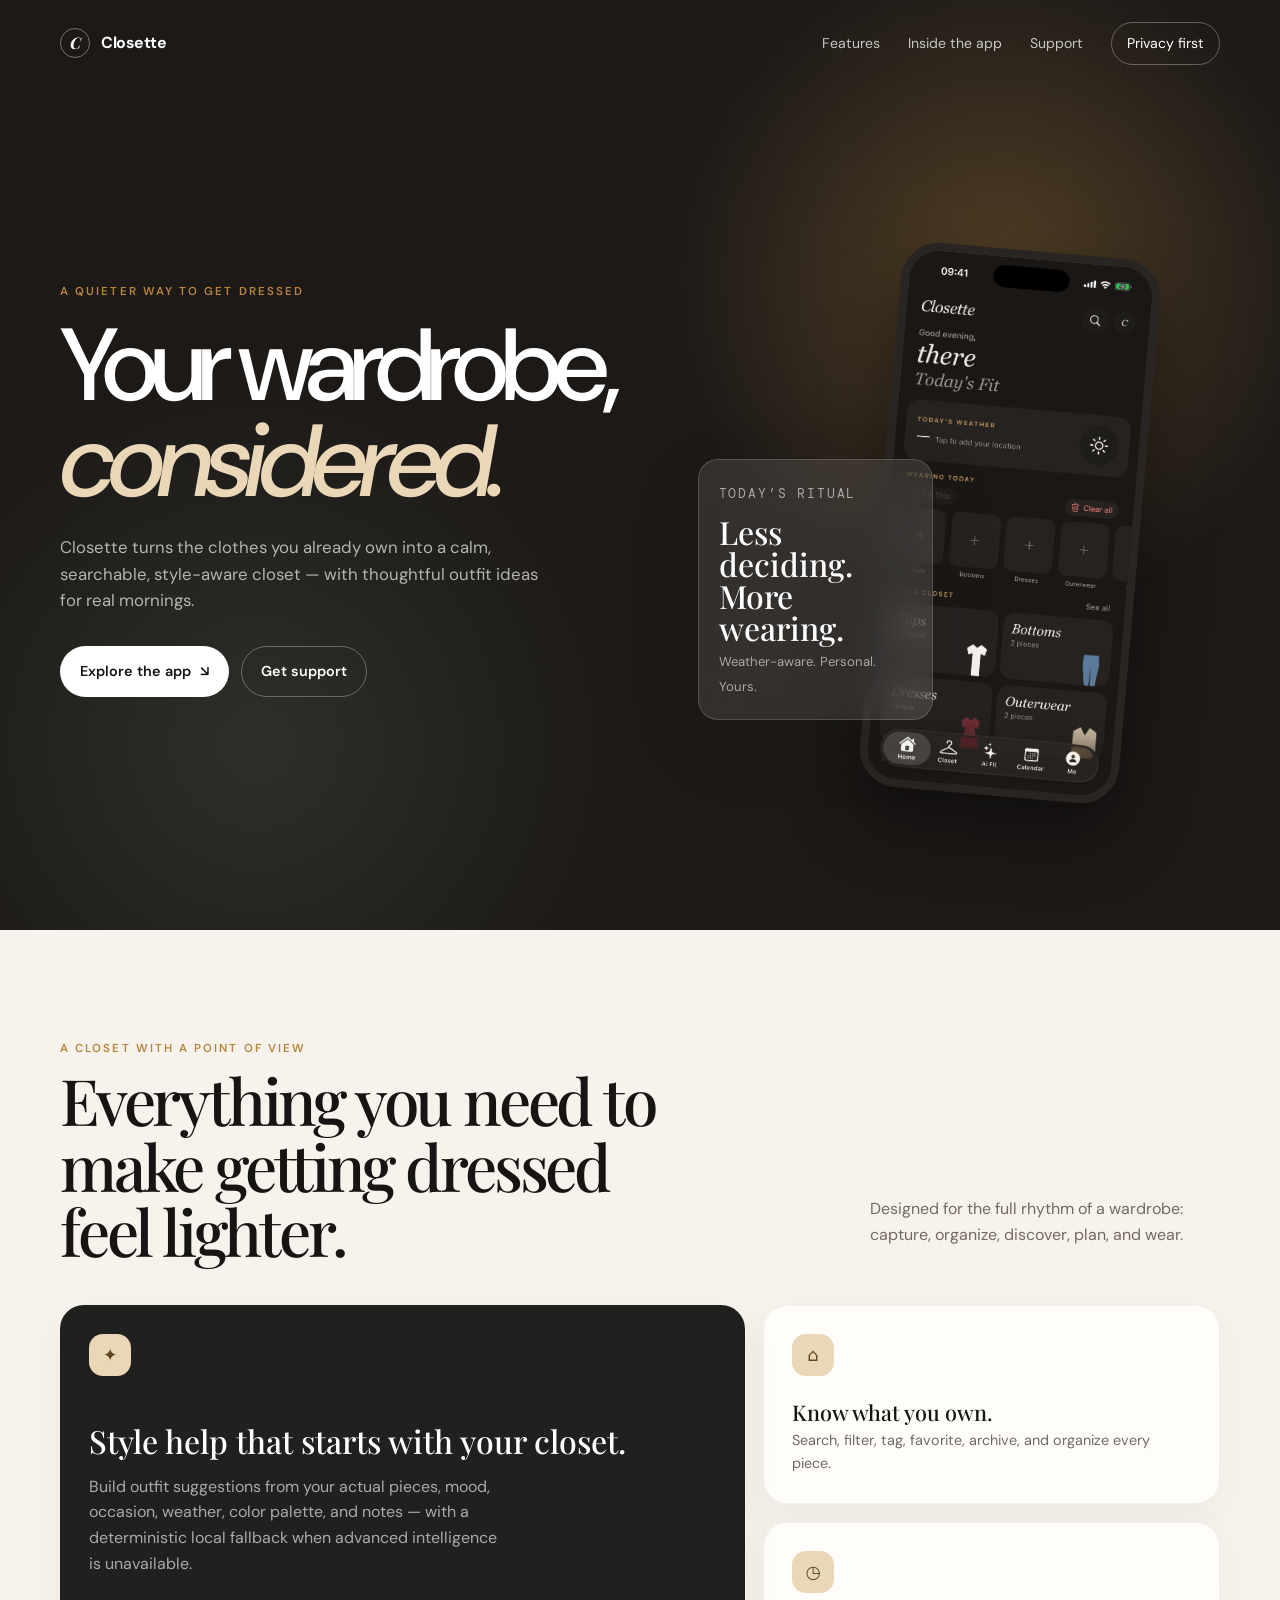
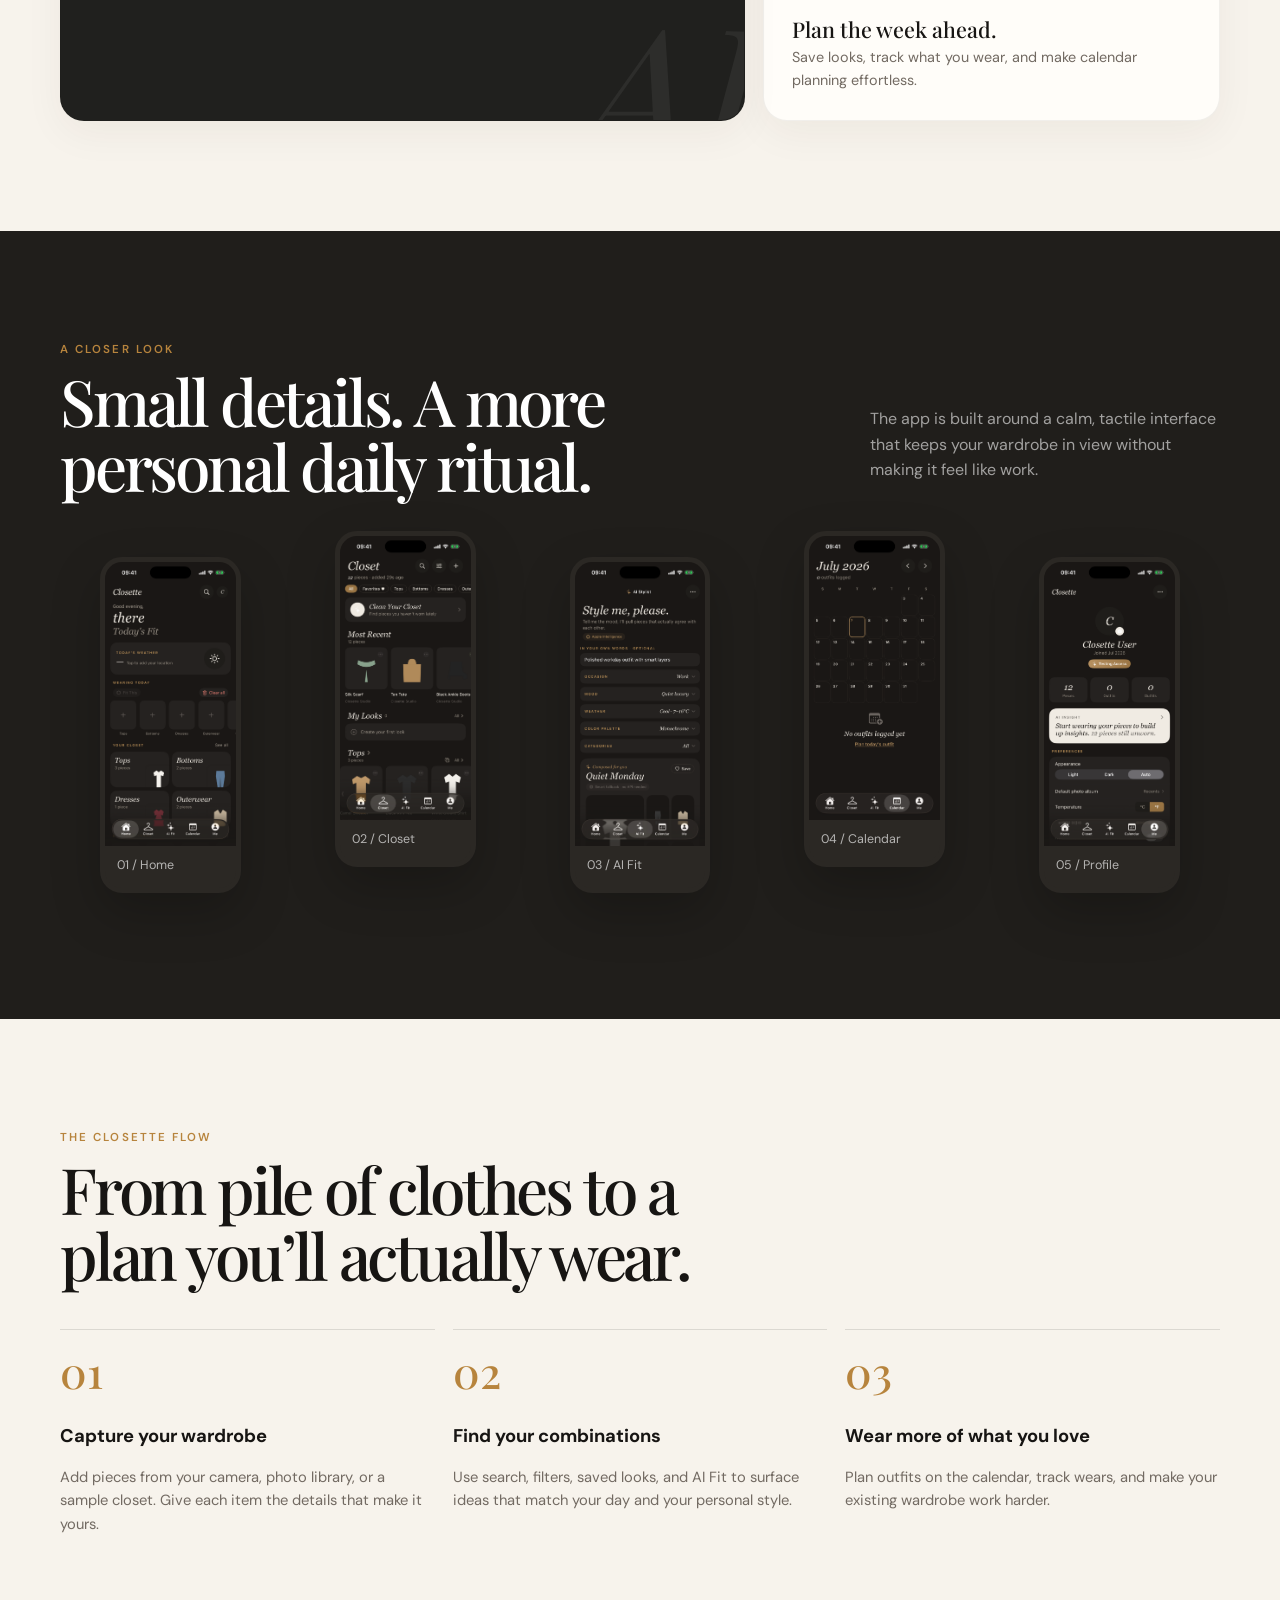
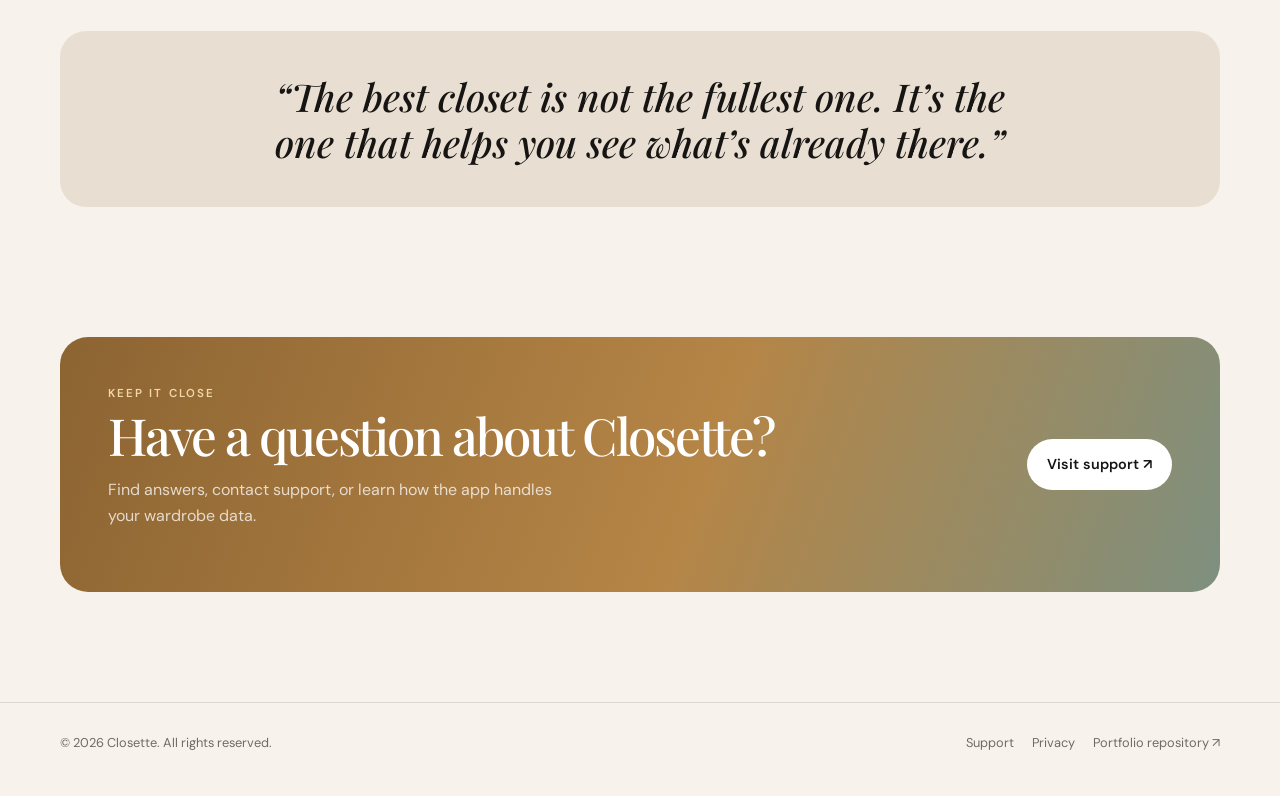
<file: index.html>
<!doctype html>
<html lang="en">
<head>
  <meta charset="utf-8">
  <meta name="viewport" content="width=device-width, initial-scale=1">
  <meta name="description" content="Closette is a thoughtful iOS wardrobe companion for cataloguing clothes, planning outfits, and getting weather-aware style suggestions.">
  <title>Closette — Your wardrobe, considered.</title>
  <link rel="stylesheet" href="styles.css">
</head>
<body>
  <header>
    <div class="shell nav">
      <a class="brand" href="./"><span class="brand-mark">C</span><span>Closette</span></a>
      <nav class="nav-links" aria-label="Primary navigation">
        <a href="#features">Features</a>
        <a href="#inside">Inside the app</a>
        <a href="support.html">Support</a>
        <a class="nav-pill" href="privacy.html">Privacy first</a>
      </nav>
    </div>
  </header>

  <main>
    <section class="hero">
      <div class="hero-inner">
        <div>
          <div class="eyebrow">A quieter way to get dressed</div>
          <h1>Your wardrobe,<br><em>considered.</em></h1>
          <p class="hero-copy">Closette turns the clothes you already own into a calm, searchable, style-aware closet — with thoughtful outfit ideas for real mornings.</p>
          <div class="hero-actions">
            <a class="button button-light" href="#features">Explore the app <span>↘</span></a>
            <a class="button button-ghost" href="support.html">Get support</a>
          </div>
        </div>
        <div class="hero-visual" aria-label="Closette app preview">
          <img class="hero-phone" src="screenshots/01-home.png" alt="Closette home screen showing Today's Fit and Your Closet">
          <div class="hero-card">
            <span class="mono">Today’s ritual</span>
            <strong>Less deciding.<br>More wearing.</strong>
            <span>Weather-aware. Personal. Yours.</span>
          </div>
        </div>
      </div>
    </section>

    <section id="features">
      <div class="shell">
        <div class="section-head">
          <div><div class="eyebrow">A closet with a point of view</div><h2>Everything you need to make getting dressed feel lighter.</h2></div>
          <p>Designed for the full rhythm of a wardrobe: capture, organize, discover, plan, and wear.</p>
        </div>
        <div class="intro-grid">
          <article class="feature-card large">
            <div class="icon">✦</div>
            <h3>Style help that starts with your closet.</h3>
            <p>Build outfit suggestions from your actual pieces, mood, occasion, weather, color palette, and notes — with a deterministic local fallback when advanced intelligence is unavailable.</p>
          </article>
          <div class="feature-stack">
            <article class="feature-card">
              <div class="icon">⌂</div>
              <h3>Know what you own.</h3>
              <p>Search, filter, tag, favorite, archive, and organize every piece.</p>
            </article>
            <article class="feature-card">
              <div class="icon">◷</div>
              <h3>Plan the week ahead.</h3>
              <p>Save looks, track what you wear, and make calendar planning effortless.</p>
            </article>
          </div>
        </div>
      </div>
    </section>

    <section class="dark-section" id="inside">
      <div class="shell">
        <div class="section-head">
          <div><div class="eyebrow">A closer look</div><h2>Small details. A more personal daily ritual.</h2></div>
          <p>The app is built around a calm, tactile interface that keeps your wardrobe in view without making it feel like work.</p>
        </div>
        <div class="screens">
          <figure class="screen"><img src="screenshots/01-home.png" alt="Closette home screen"><figcaption class="screen-label">01 / Home</figcaption></figure>
          <figure class="screen"><img src="screenshots/02-closet.png" alt="Closette closet screen"><figcaption class="screen-label">02 / Closet</figcaption></figure>
          <figure class="screen"><img src="screenshots/03-ai-fit.png" alt="Closette AI Fit screen"><figcaption class="screen-label">03 / AI Fit</figcaption></figure>
          <figure class="screen"><img src="screenshots/04-calendar.png" alt="Closette calendar screen"><figcaption class="screen-label">04 / Calendar</figcaption></figure>
          <figure class="screen"><img src="screenshots/05-profile.png" alt="Closette profile screen"><figcaption class="screen-label">05 / Profile</figcaption></figure>
        </div>
      </div>
    </section>

    <section>
      <div class="shell">
        <div class="section-head">
          <div><div class="eyebrow">The Closette flow</div><h2>From pile of clothes to a plan you’ll actually wear.</h2></div>
        </div>
        <div class="steps">
          <article class="step"><span class="step-number">01</span><h3>Capture your wardrobe</h3><p>Add pieces from your camera, photo library, or a sample closet. Give each item the details that make it yours.</p></article>
          <article class="step"><span class="step-number">02</span><h3>Find your combinations</h3><p>Use search, filters, saved looks, and AI Fit to surface ideas that match your day and your personal style.</p></article>
          <article class="step"><span class="step-number">03</span><h3>Wear more of what you love</h3><p>Plan outfits on the calendar, track wears, and make your existing wardrobe work harder.</p></article>
        </div>
        <div class="quote"><p>“The best closet is not the fullest one. It’s the one that helps you see what’s already there.”</p></div>
      </div>
    </section>

    <section class="cta">
      <div class="shell">
        <div class="cta-box">
          <div><div class="eyebrow" style="color:#f1d6a8">Keep it close</div><h2>Have a question about Closette?</h2><p>Find answers, contact support, or learn how the app handles your wardrobe data.</p></div>
          <a class="button button-light" href="support.html">Visit support ↗</a>
        </div>
      </div>
    </section>
  </main>

  <footer><div class="shell footer-inner"><span>© 2026 Closette. All rights reserved.</span><nav class="footer-links"><a href="support.html">Support</a><a href="privacy.html">Privacy</a><a href="https://github.com/Kadin-Hunter/Closette-Portfolio">Portfolio repository ↗</a></nav></div></footer>
</body>
</html>
</file>
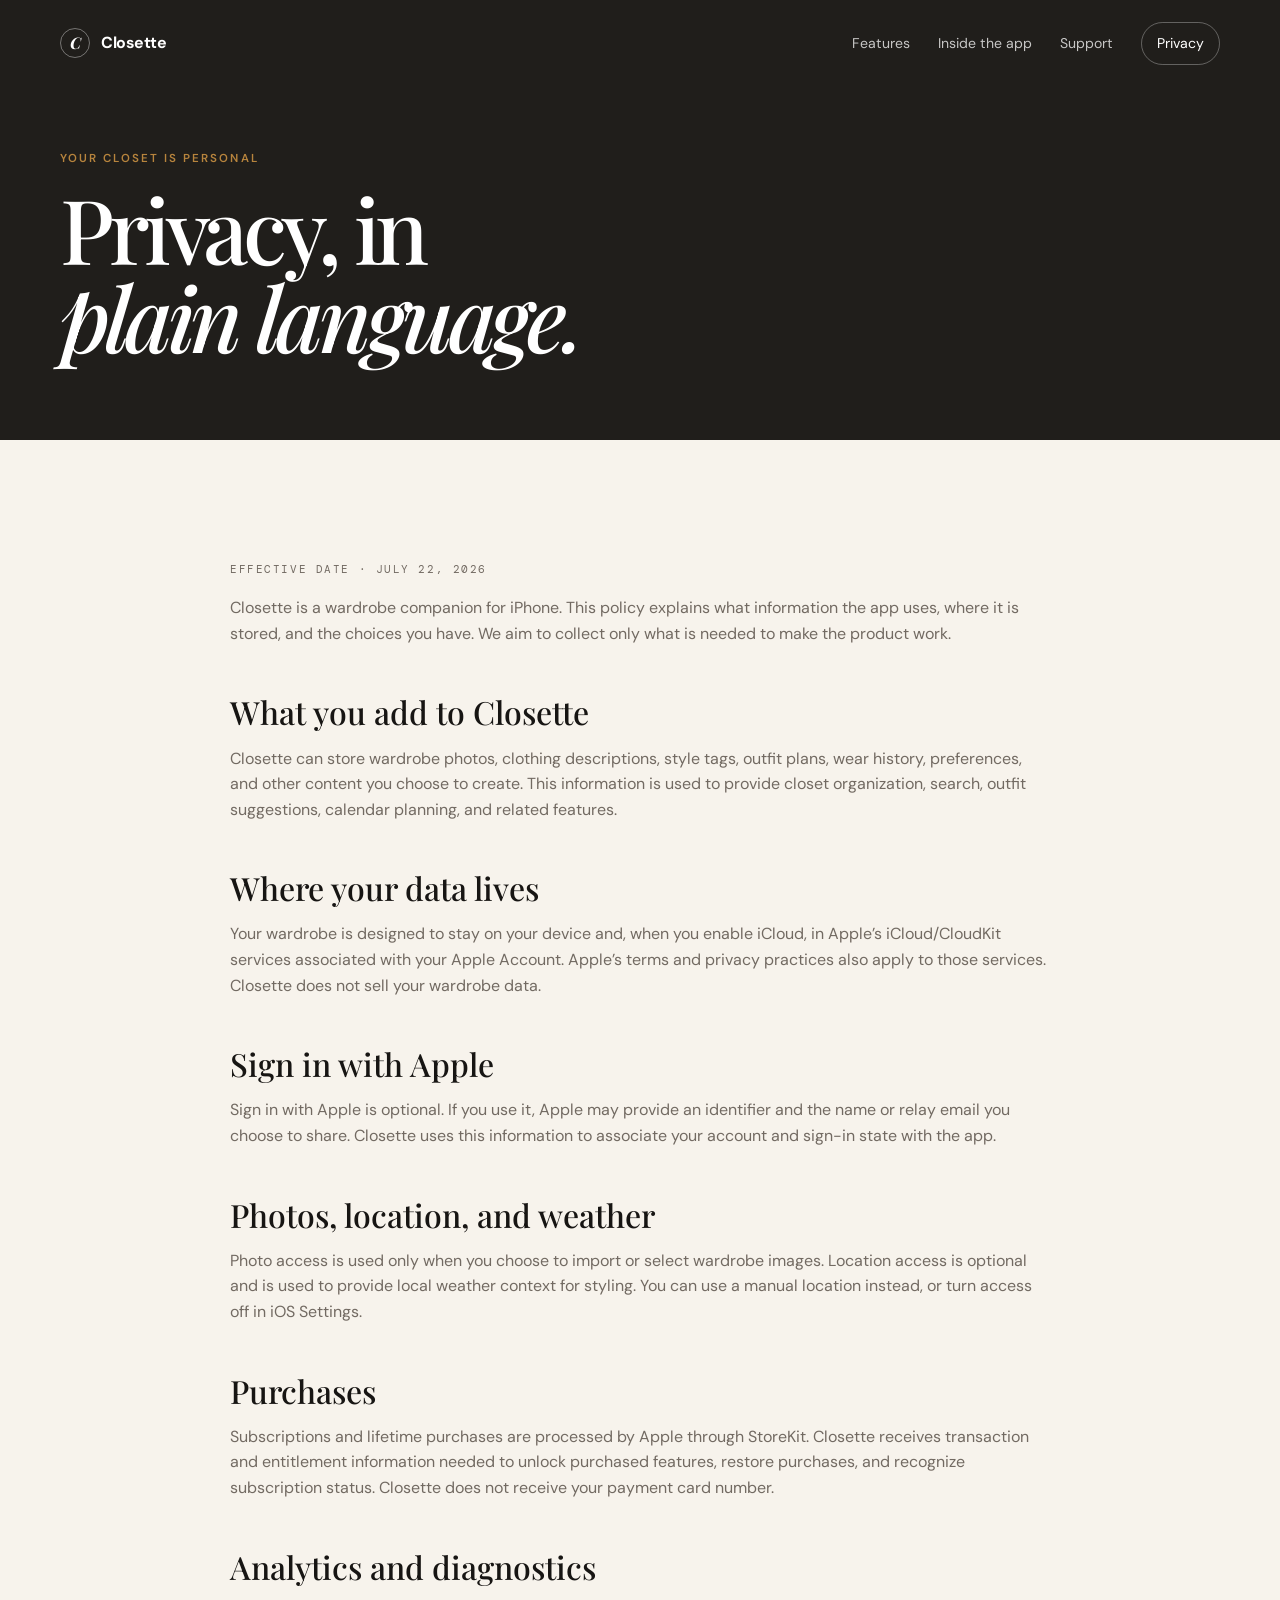
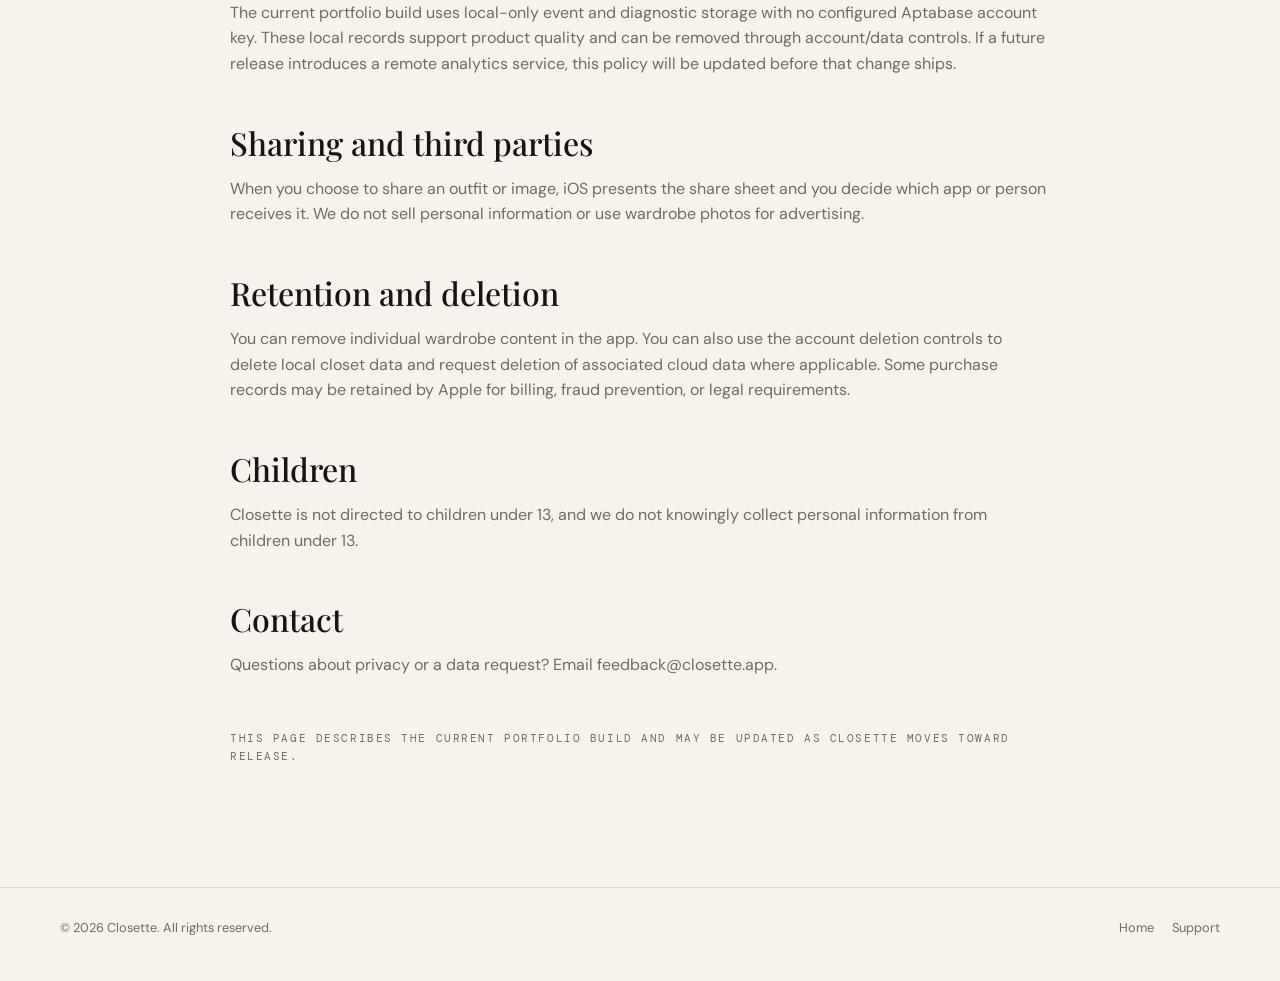
<file: privacy.html>
<!doctype html>
<html lang="en">
<head>
  <meta charset="utf-8"><meta name="viewport" content="width=device-width, initial-scale=1">
  <meta name="description" content="Closette privacy policy. Learn how wardrobe data, iCloud, purchases, and analytics are handled.">
  <title>Privacy Policy — Closette</title><link rel="stylesheet" href="styles.css">
</head>
<body>
  <header><div class="shell nav"><a class="brand" href="./"><span class="brand-mark">C</span><span>Closette</span></a><nav class="nav-links"><a href="index.html#features">Features</a><a href="index.html#inside">Inside the app</a><a href="support.html">Support</a><a class="nav-pill" href="privacy.html">Privacy</a></nav></div></header>
  <main>
    <section class="page-hero"><div class="shell"><div class="eyebrow">Your closet is personal</div><h1>Privacy, in<br><em>plain language.</em></h1></div></section>
    <section><div class="shell content">
      <p class="mono">Effective date · July 22, 2026</p>
      <p>Closette is a wardrobe companion for iPhone. This policy explains what information the app uses, where it is stored, and the choices you have. We aim to collect only what is needed to make the product work.</p>
      <h2>What you add to Closette</h2>
      <p>Closette can store wardrobe photos, clothing descriptions, style tags, outfit plans, wear history, preferences, and other content you choose to create. This information is used to provide closet organization, search, outfit suggestions, calendar planning, and related features.</p>
      <h2>Where your data lives</h2>
      <p>Your wardrobe is designed to stay on your device and, when you enable iCloud, in Apple’s iCloud/CloudKit services associated with your Apple Account. Apple’s terms and privacy practices also apply to those services. Closette does not sell your wardrobe data.</p>
      <h2>Sign in with Apple</h2>
      <p>Sign in with Apple is optional. If you use it, Apple may provide an identifier and the name or relay email you choose to share. Closette uses this information to associate your account and sign-in state with the app.</p>
      <h2>Photos, location, and weather</h2>
      <p>Photo access is used only when you choose to import or select wardrobe images. Location access is optional and is used to provide local weather context for styling. You can use a manual location instead, or turn access off in iOS Settings.</p>
      <h2>Purchases</h2>
      <p>Subscriptions and lifetime purchases are processed by Apple through StoreKit. Closette receives transaction and entitlement information needed to unlock purchased features, restore purchases, and recognize subscription status. Closette does not receive your payment card number.</p>
      <h2>Analytics and diagnostics</h2>
      <p>The current portfolio build uses local-only event and diagnostic storage with no configured Aptabase account key. These local records support product quality and can be removed through account/data controls. If a future release introduces a remote analytics service, this policy will be updated before that change ships.</p>
      <h2>Sharing and third parties</h2>
      <p>When you choose to share an outfit or image, iOS presents the share sheet and you decide which app or person receives it. We do not sell personal information or use wardrobe photos for advertising.</p>
      <h2>Retention and deletion</h2>
      <p>You can remove individual wardrobe content in the app. You can also use the account deletion controls to delete local closet data and request deletion of associated cloud data where applicable. Some purchase records may be retained by Apple for billing, fraud prevention, or legal requirements.</p>
      <h2>Children</h2>
      <p>Closette is not directed to children under 13, and we do not knowingly collect personal information from children under 13.</p>
      <h2>Contact</h2>
      <p>Questions about privacy or a data request? Email <a href="mailto:feedback@closette.app">feedback@closette.app</a>.</p>
      <p class="mono" style="margin-top:52px;color:var(--muted)">This page describes the current portfolio build and may be updated as Closette moves toward release.</p>
    </div></section>
  </main>
  <footer><div class="shell footer-inner"><span>© 2026 Closette. All rights reserved.</span><nav class="footer-links"><a href="index.html">Home</a><a href="support.html">Support</a></nav></div></footer>
</body>
</html>
</file>
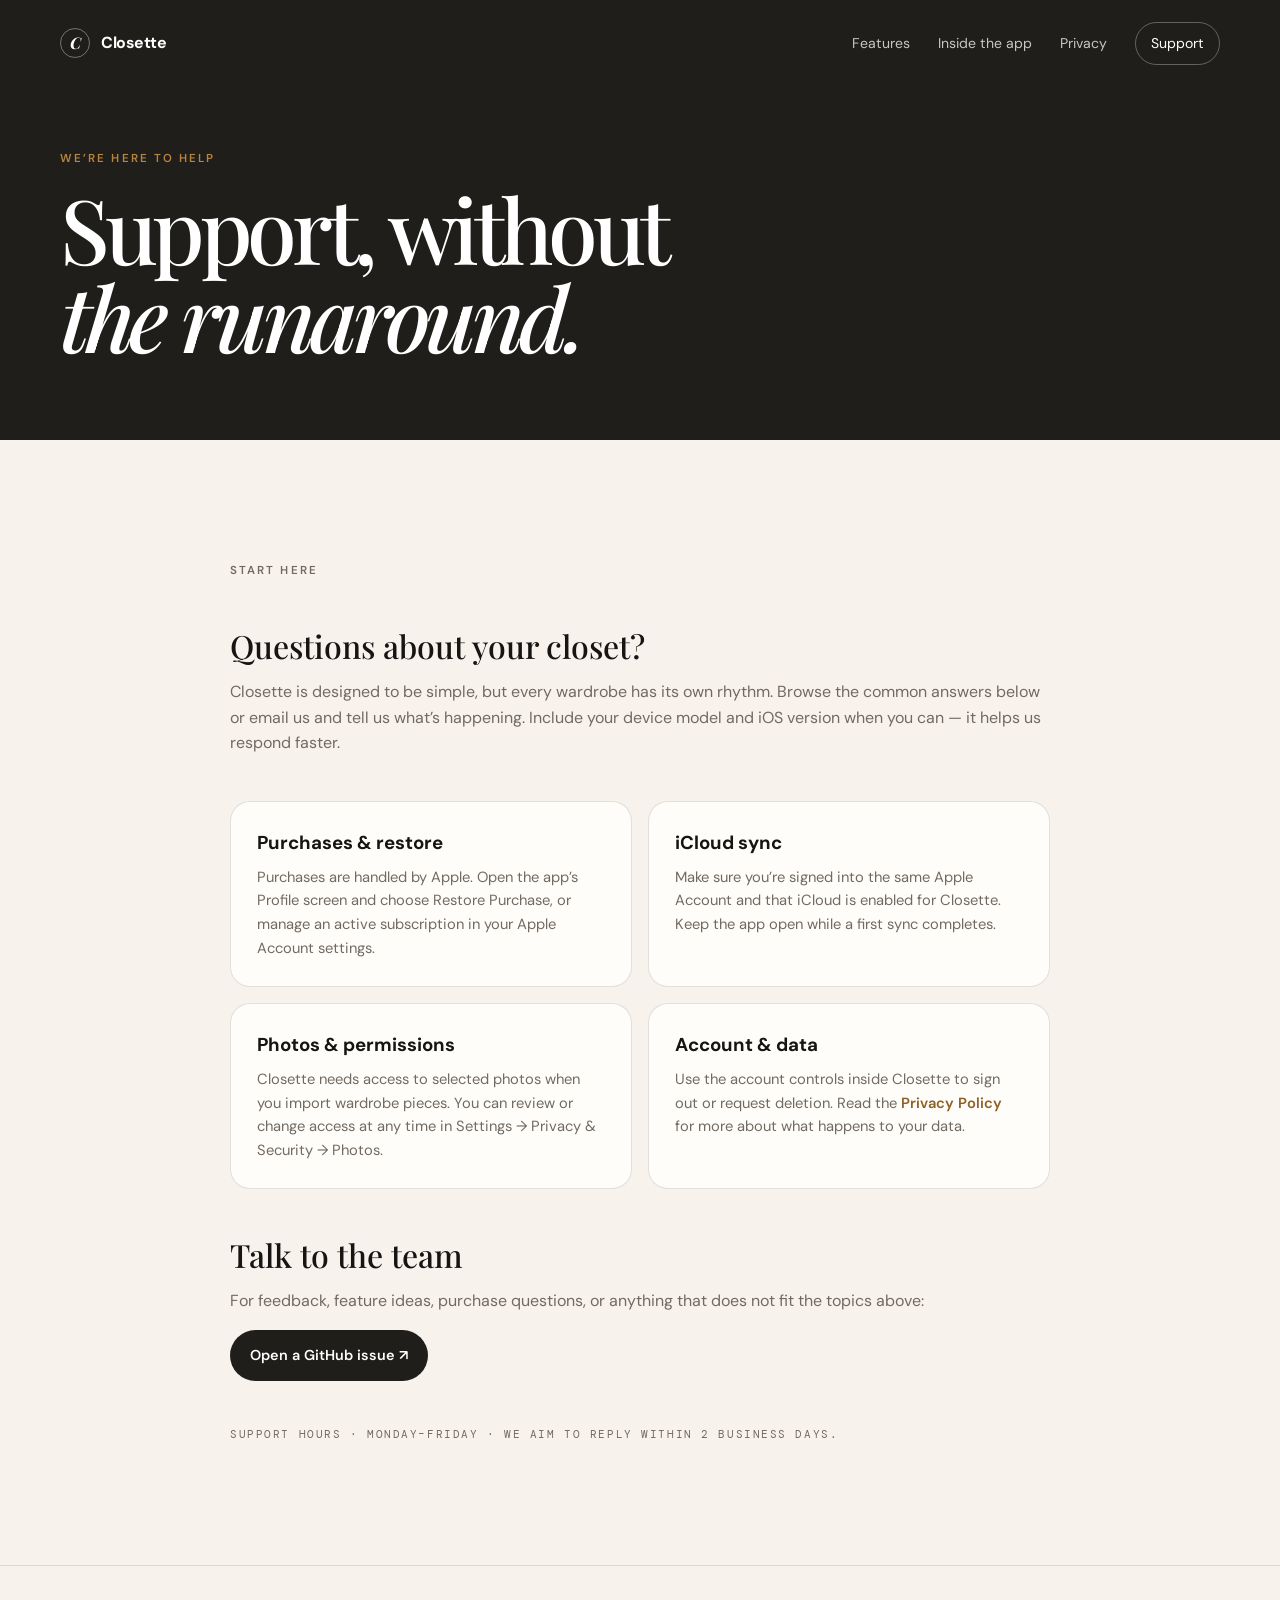
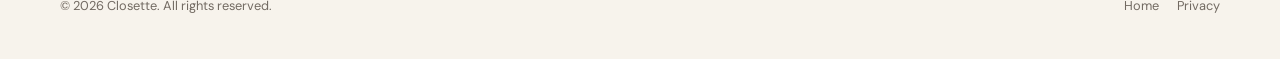
<file: support.html>
<!doctype html>
<html lang="en">
<head>
  <meta charset="utf-8"><meta name="viewport" content="width=device-width, initial-scale=1">
  <meta name="description" content="Closette support: help with your wardrobe, purchases, restore, iCloud, and account data.">
  <title>Support — Closette</title><link rel="stylesheet" href="styles.css">
</head>
<body>
  <header><div class="shell nav"><a class="brand" href="./"><span class="brand-mark">C</span><span>Closette</span></a><nav class="nav-links"><a href="index.html#features">Features</a><a href="index.html#inside">Inside the app</a><a href="privacy.html">Privacy</a><a class="nav-pill" href="support.html">Support</a></nav></div></header>
  <main>
    <section class="page-hero"><div class="shell"><div class="eyebrow">We’re here to help</div><h1>Support, without<br><em>the runaround.</em></h1></div></section>
    <section><div class="shell content">
      <p class="eyebrow">Start here</p><h2>Questions about your closet?</h2><p>Closette is designed to be simple, but every wardrobe has its own rhythm. Browse the common answers below or email us and tell us what’s happening. Include your device model and iOS version when you can — it helps us respond faster.</p>
      <div class="support-grid">
        <article class="support-card"><h3>Purchases & restore</h3><p>Purchases are handled by Apple. Open the app’s Profile screen and choose Restore Purchase, or manage an active subscription in your Apple Account settings.</p></article>
        <article class="support-card"><h3>iCloud sync</h3><p>Make sure you’re signed into the same Apple Account and that iCloud is enabled for Closette. Keep the app open while a first sync completes.</p></article>
        <article class="support-card"><h3>Photos & permissions</h3><p>Closette needs access to selected photos when you import wardrobe pieces. You can review or change access at any time in Settings → Privacy & Security → Photos.</p></article>
        <article class="support-card"><h3>Account & data</h3><p>Use the account controls inside Closette to sign out or request deletion. Read the <a href="privacy.html">Privacy Policy</a> for more about what happens to your data.</p></article>
      </div>
      <h2>Talk to the team</h2><p>For feedback, feature ideas, purchase questions, or anything that does not fit the topics above:</p><p><a class="button button-light" style="background:#201e1b;color:#fff" href="https://github.com/Kadin-Hunter/Closette-Portfolio/issues/new?title=Closette%20Support%20Request" target="_blank" rel="noreferrer">Open a GitHub issue ↗</a></p>
      <p class="mono" style="margin-top:45px;color:var(--muted)">Support hours · Monday–Friday · We aim to reply within 2 business days.</p>
    </div></section>
  </main>
  <footer><div class="shell footer-inner"><span>© 2026 Closette. All rights reserved.</span><nav class="footer-links"><a href="index.html">Home</a><a href="privacy.html">Privacy</a></nav></div></footer>
</body>
</html>
</file>
<file: styles.css>
@import url('https://fonts.googleapis.com/css2?family=DM+Mono:wght@400;500&family=DM+Sans:wght@400;500;600;700&family=Playfair+Display:ital,wght@0,500;0,600;1,500;1,600&display=swap');

:root {
  --ink: #171513;
  --muted: #726a62;
  --cream: #f7f3ec;
  --paper: #fffdf9;
  --line: rgba(23, 21, 19, .12);
  --gold: #b7843d;
  --gold-soft: #ead7b8;
  --sage: #7e907f;
  --rose: #c57e6e;
  --shadow: 0 24px 70px rgba(37, 28, 20, .12);
}

* { box-sizing: border-box; }
html { scroll-behavior: smooth; }
body {
  margin: 0;
  color: var(--ink);
  background: var(--cream);
  font-family: 'DM Sans', system-ui, sans-serif;
  line-height: 1.6;
}
a { color: inherit; text-decoration: none; }
.shell { width: min(1160px, calc(100% - 40px)); margin: 0 auto; }
.mono {
  font-family: 'DM Mono', monospace;
  font-size: .7rem;
  letter-spacing: .14em;
  text-transform: uppercase;
}
.serif { font-family: 'Playfair Display', Georgia, serif; }
.eyebrow { color: var(--gold); font-weight: 600; letter-spacing: .18em; text-transform: uppercase; font-size: .72rem; }

header {
  position: absolute;
  z-index: 10;
  width: 100%;
  padding: 22px 0;
}
.nav { display: flex; align-items: center; justify-content: space-between; }
.brand { display: flex; align-items: center; gap: 11px; color: #fff; font-weight: 700; letter-spacing: -.03em; }
.brand-mark {
  width: 30px; height: 30px; display: grid; place-items: center;
  border: 1px solid rgba(255,255,255,.38); border-radius: 50%;
  font-family: 'Playfair Display', serif; font-style: italic; color: #fff;
}
.nav-links { display: flex; align-items: center; gap: 28px; color: rgba(255,255,255,.75); font-size: .88rem; white-space: nowrap; }
.nav-links a:hover { color: #fff; }
.nav-pill { padding: 9px 15px; border: 1px solid rgba(255,255,255,.3); border-radius: 999px; color: #fff; }

.hero {
  min-height: 760px;
  display: grid;
  place-items: center;
  color: #fff;
  overflow: hidden;
  background:
    radial-gradient(circle at 78% 30%, rgba(183,132,61,.35), transparent 28%),
    radial-gradient(circle at 20% 80%, rgba(126,144,127,.18), transparent 30%),
    #1c1917;
}
.hero::before {
  content: ''; position: absolute; inset: 0; opacity: .34;
  background-image: linear-gradient(rgba(255,255,255,.04) 1px, transparent 1px), linear-gradient(90deg, rgba(255,255,255,.04) 1px, transparent 1px);
  background-size: 56px 56px; mask-image: linear-gradient(to bottom, #000, transparent 80%);
}
.hero-inner { position: relative; width: min(1160px, calc(100% - 40px)); display: grid; grid-template-columns: 1.05fr .95fr; gap: 60px; align-items: center; padding: 130px 0 80px; }
.hero h1 { margin: 16px 0 24px; max-width: 650px; font-size: clamp(3.7rem, 8vw, 7.1rem); line-height: .94; letter-spacing: -.07em; font-weight: 500; }
.hero h1 em { color: var(--gold-soft); }
.hero-copy { max-width: 490px; color: rgba(255,255,255,.66); font-size: 1.05rem; }
.hero-actions { display: flex; gap: 12px; margin-top: 32px; }
.button { display: inline-flex; align-items: center; justify-content: center; gap: 9px; padding: 13px 19px; border-radius: 999px; border: 1px solid transparent; font-weight: 600; font-size: .9rem; transition: transform .2s, background .2s; }
.button:hover { transform: translateY(-2px); }
.button-light { background: #fff; color: var(--ink); }
.button-ghost { color: #fff; border-color: rgba(255,255,255,.3); }
.hero-visual { position: relative; min-height: 500px; }
.hero-phone { position: absolute; width: 260px; right: 80px; top: 10px; border: 8px solid #292522; border-radius: 38px; box-shadow: 0 30px 70px rgba(0,0,0,.42); transform: rotate(5deg); }
.hero-card { position: absolute; left: 0; bottom: 20px; width: 235px; padding: 20px; border: 1px solid rgba(255,255,255,.16); border-radius: 20px; background: rgba(255,255,255,.1); backdrop-filter: blur(18px); box-shadow: var(--shadow); }
.hero-card strong { display: block; font: 500 2rem/1 'Playfair Display', serif; margin: 10px 0 4px; }
.hero-card span { color: rgba(255,255,255,.58); font-size: .82rem; }

section { padding: 110px 0; }
.section-head { display: flex; justify-content: space-between; align-items: end; gap: 30px; margin-bottom: 42px; }
.section-head h2 { margin: 9px 0 0; max-width: 650px; font: 500 clamp(2.3rem, 5vw, 4.5rem)/1.02 'Playfair Display', serif; letter-spacing: -.05em; }
.section-head p { max-width: 350px; color: var(--muted); }
.intro-grid { display: grid; grid-template-columns: 1.2fr .8fr; gap: 18px; }
.feature-card { min-height: 260px; padding: 28px; border-radius: 24px; background: var(--paper); box-shadow: 0 12px 40px rgba(50,36,20,.05); border: 1px solid rgba(23,21,19,.06); }
.feature-card.large { min-height: 365px; background: #20201e; color: #fff; position: relative; overflow: hidden; }
.feature-card.large::after { content: 'AI'; position: absolute; right: -18px; bottom: -54px; color: rgba(255,255,255,.06); font: italic 12rem/.9 'Playfair Display', serif; }
.feature-card h3 { margin: 48px 0 10px; font: 500 2rem/1.05 'Playfair Display', serif; }
.feature-card p { color: var(--muted); max-width: 420px; }
.feature-card.large p { color: rgba(255,255,255,.62); }
.icon { width: 42px; height: 42px; border-radius: 14px; display: grid; place-items: center; background: var(--gold-soft); color: #61441f; font-size: 1.1rem; }
.feature-stack { display: grid; gap: 18px; }
.feature-stack .feature-card { min-height: 173px; }
.feature-stack h3 { margin: 25px 0 5px; font-size: 1.35rem; }
.feature-stack p { margin: 0; font-size: .9rem; }

.dark-section { background: #201e1b; color: #fff; }
.dark-section .section-head p { color: rgba(255,255,255,.58); }
.screens { display: grid; grid-template-columns: repeat(5, 1fr); gap: 14px; align-items: end; }
.screen { overflow: hidden; border-radius: 22px; background: #2b2824; border: 5px solid #2b2824; box-shadow: 0 20px 50px rgba(0,0,0,.22); }
.screen:nth-child(2), .screen:nth-child(4) { transform: translateY(-26px); }
.screen img { display: block; width: 100%; height: auto; }
.screen-label { padding: 10px 12px 12px; color: rgba(255,255,255,.65); font-size: .78rem; }

.steps { display: grid; grid-template-columns: repeat(3, 1fr); gap: 18px; }
.step { padding-top: 20px; border-top: 1px solid var(--line); }
.step-number { color: var(--gold); font: 500 2.7rem/1 'Playfair Display', serif; }
.step h3 { margin: 25px 0 8px; font-size: 1.15rem; }
.step p { color: var(--muted); font-size: .92rem; }
.quote { margin-top: 80px; padding: 42px; border-radius: 26px; background: #e8dfd2; text-align: center; }
.quote p { margin: 0 auto; max-width: 760px; font: italic 500 clamp(1.7rem, 3vw, 2.8rem)/1.2 'Playfair Display', serif; }

.cta { padding-top: 20px; }
.cta-box { display: flex; align-items: center; justify-content: space-between; gap: 30px; padding: 48px; border-radius: 28px; color: #fff; background: linear-gradient(110deg, #8c6432, #b58546 55%, #7e907f); }
.cta-box h2 { margin: 6px 0 0; font: 500 clamp(2rem, 4vw, 3.5rem)/1 'Playfair Display', serif; letter-spacing: -.04em; }
.cta-box p { color: rgba(255,255,255,.75); max-width: 460px; }

.page-hero { padding: 150px 0 80px; background: #201e1b; color: #fff; }
.page-hero h1 { margin: 16px 0 0; font: 500 clamp(3.2rem, 7vw, 6rem)/.98 'Playfair Display', serif; letter-spacing: -.06em; }
.content { max-width: 820px; }
.content h2 { margin: 48px 0 12px; font: 500 2rem/1.1 'Playfair Display', serif; }
.content h3 { margin: 30px 0 8px; }
.content p, .content li { color: var(--muted); }
.content ul { padding-left: 20px; }
.support-grid { display: grid; grid-template-columns: repeat(2, 1fr); gap: 16px; margin: 45px 0; }
.support-card { padding: 26px; background: var(--paper); border: 1px solid var(--line); border-radius: 20px; }
.support-card h3 { margin: 0 0 8px; }
.support-card p { margin: 0; font-size: .92rem; color: var(--muted); }
.support-card a { color: #8d6025; font-weight: 600; }

footer { padding: 30px 0 42px; border-top: 1px solid var(--line); color: var(--muted); font-size: .8rem; }
.footer-inner { display: flex; justify-content: space-between; gap: 20px; }
.footer-links { display: flex; gap: 18px; }
.footer-links a:hover { color: var(--ink); }

@media (max-width: 800px) {
  .nav-links a:not(.nav-pill) { display: none; }
  .hero { min-height: auto; }
  .hero-inner { grid-template-columns: 1fr; gap: 30px; padding: 140px 0 70px; }
  .hero-visual { min-height: 420px; }
  .hero-phone { width: 220px; right: 12%; }
  .hero-card { left: 5%; bottom: 0; }
  section { padding: 75px 0; }
  .section-head, .cta-box { align-items: start; flex-direction: column; }
  .intro-grid, .support-grid { grid-template-columns: 1fr; }
  .screens { grid-template-columns: repeat(2, 1fr); }
  .screen:nth-child(2), .screen:nth-child(4) { transform: none; }
  .screen:last-child { grid-column: span 2; width: 48%; justify-self: center; }
  .steps { grid-template-columns: 1fr; }
  .footer-inner { flex-direction: column; }
}
@media (max-width: 460px) {
  .shell, .hero-inner { width: min(100% - 28px, 1160px); }
  .hero h1 { font-size: 3.65rem; }
  .hero-actions { flex-direction: column; align-items: stretch; }
  .hero-phone { right: 2%; }
  .hero-card { left: 0; }
  .cta-box { padding: 30px; }
}
</file>
